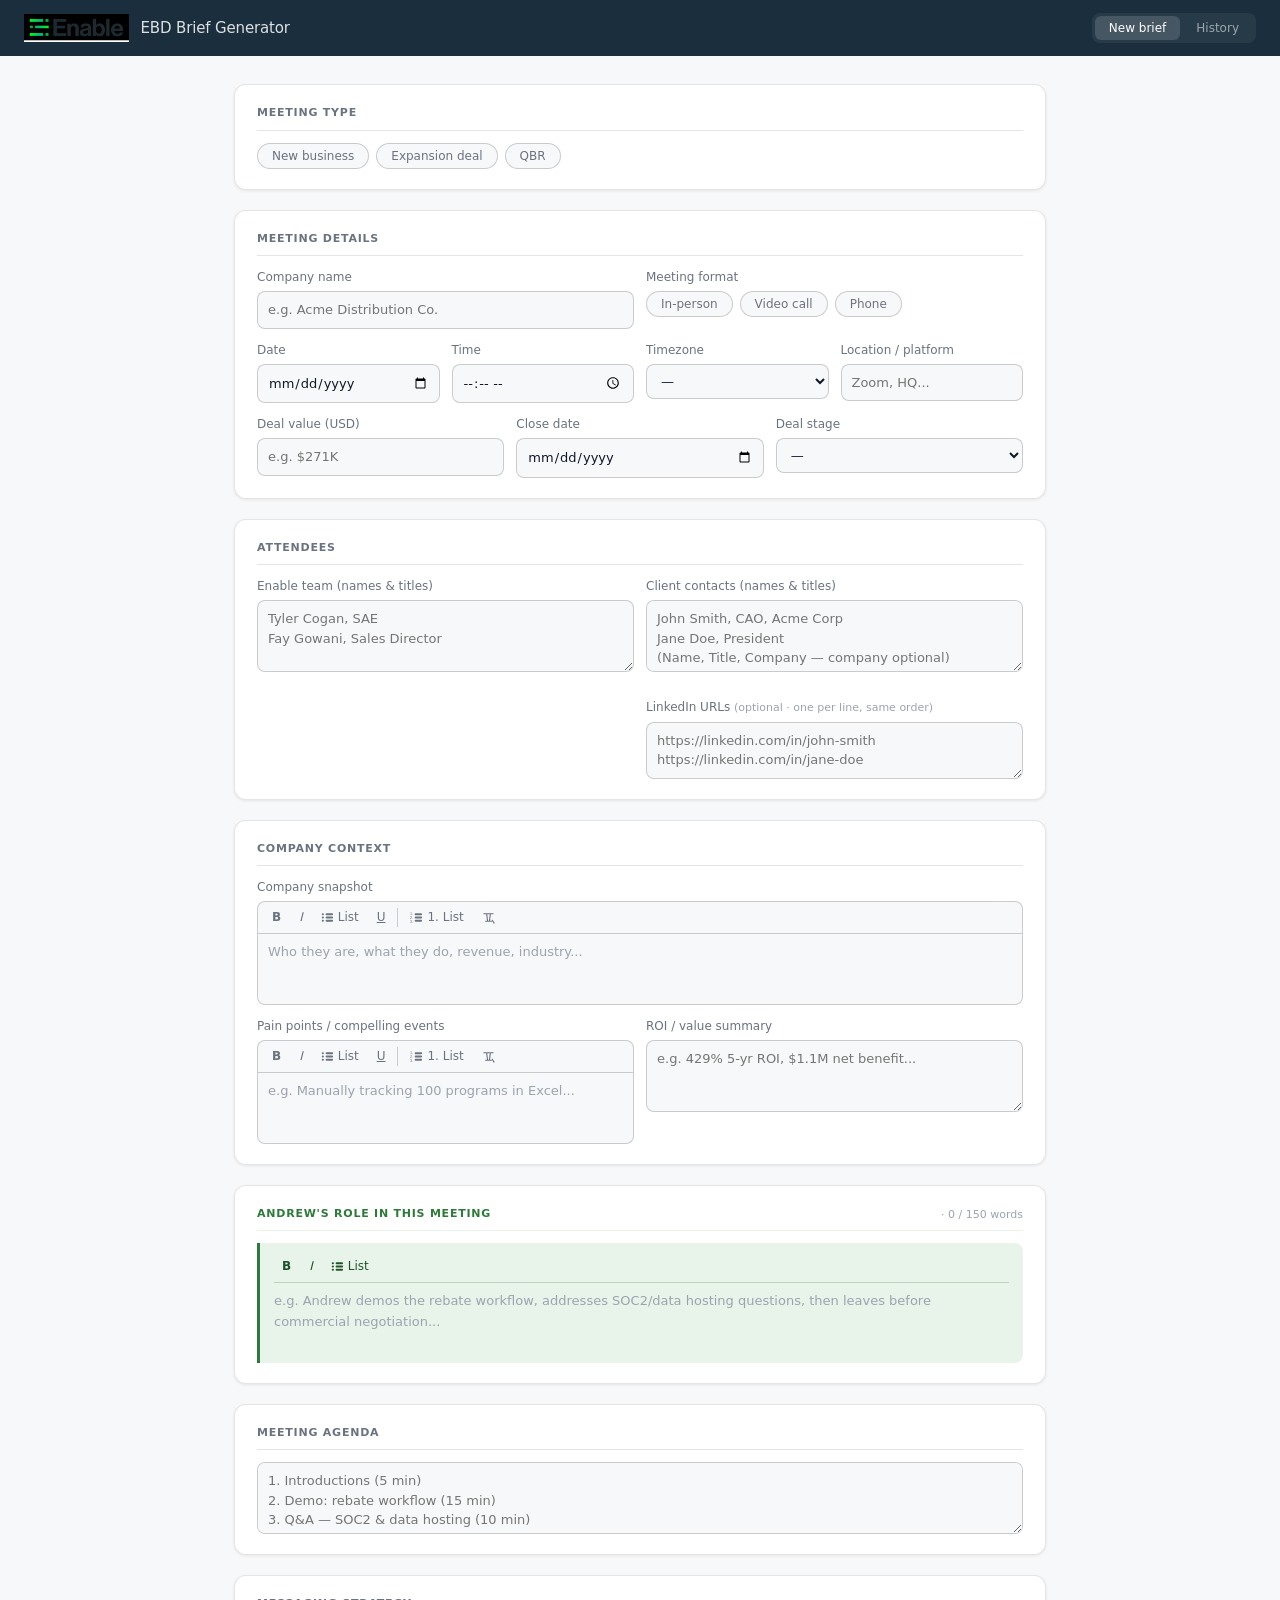
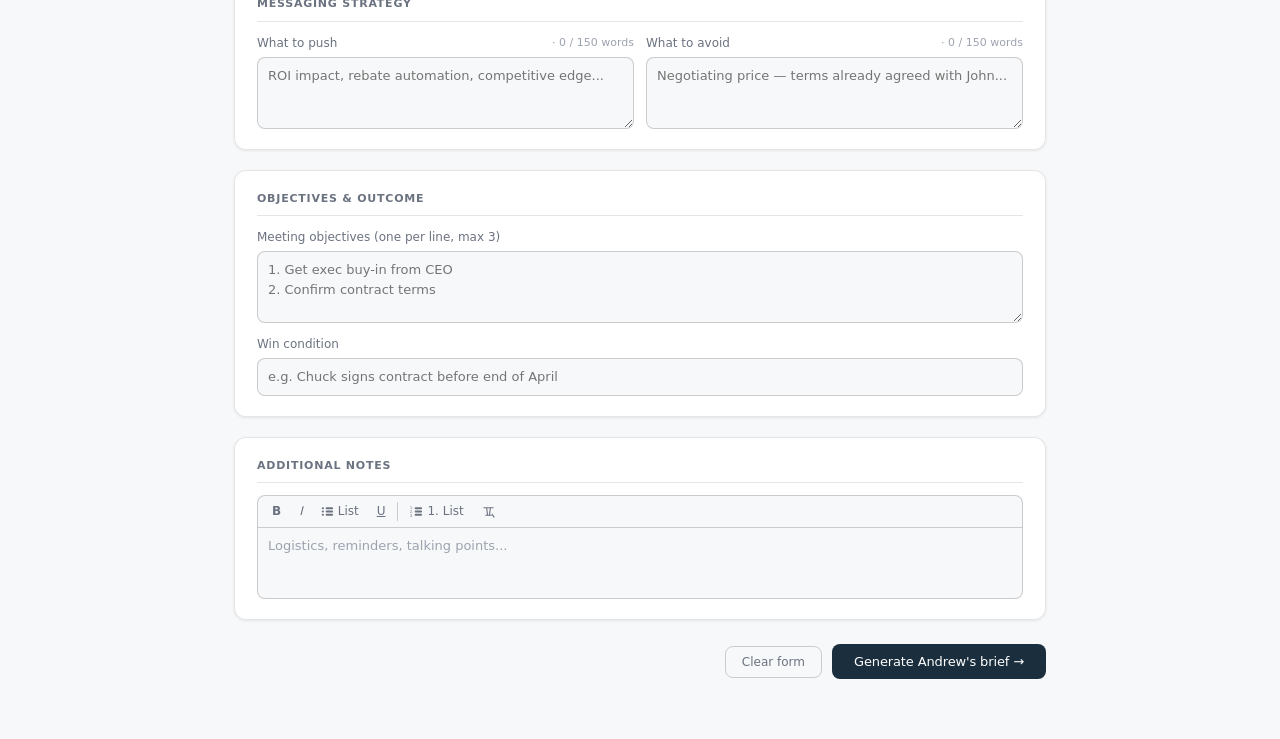
<file: index.html>
<!DOCTYPE html>
<html lang="en">
<head>
  <meta charset="UTF-8" />
  <meta name="viewport" content="width=device-width, initial-scale=1.0" />
  <title>EBD Brief Generator — Enable</title>
  <link rel="icon" type="image/png" href="assets/favicon.png" />
  <link rel="stylesheet" href="styles.css" />
</head>
<body>
  <div class="app" id="app">

    <header class="topbar">
      <div class="topbar-left">
        <img src="assets/logo.png" alt="Enable" class="logo" onerror="this.style.display='none'; document.getElementById('logo-fallback').style.display='flex'" />
        <div id="logo-fallback" class="logo-fallback" style="display:none">
          <svg width="26" height="26" viewBox="0 0 26 26" fill="none">
            <rect width="26" height="26" rx="5" fill="#1a2e3d"/>
            <rect x="4" y="6" width="12" height="3" rx="1.5" fill="#00d97e"/>
            <rect x="4" y="11.5" width="17" height="3" rx="1.5" fill="#00d97e"/>
            <rect x="4" y="17" width="12" height="3" rx="1.5" fill="#00d97e"/>
            <rect x="18" y="6" width="3" height="3" rx="1" fill="#1a6640"/>
            <rect x="18" y="17" width="3" height="3" rx="1" fill="#1a6640"/>
          </svg>
          <span class="logo-text">Enable</span>
        </div>
        <h1 class="app-title">EBD Brief Generator</h1>
        <span class="autosave-badge" id="save-badge"></span>
      </div>
      <nav class="tabs" role="tablist">
        <button class="tab active" data-tab="form" onclick="switchTab('form')" role="tab">New brief</button>
        <button class="tab" data-tab="history" onclick="switchTab('history')" role="tab">History <span id="hist-count"></span></button>
      </nav>
    </header>

    <!-- FORM TAB -->
    <div id="view-form" class="view active">
      <div class="form-grid">

        <section class="sec">
          <h2 class="sec-label">Meeting type</h2>
          <div class="tags" id="mt-tags">
            <button class="tag" data-g="mt" onclick="tog(this)">New business</button>
            <button class="tag" data-g="mt" onclick="tog(this)">Expansion deal</button>
            <button class="tag" data-g="mt" onclick="tog(this)">QBR</button>
          </div>
        </section>

        <section class="sec">
          <h2 class="sec-label">Meeting details</h2>
          <div class="g2 mb-10">
            <div class="f">
              <label for="f-company">Company name</label>
              <input id="f-company" type="text" placeholder="e.g. Acme Distribution Co." oninput="debounceSave()" />
            </div>
            <div class="f">
              <label>Meeting format</label>
              <div class="tags" id="fmt-tags">
                <button class="tag" data-g="fmt" onclick="tog(this)">In-person</button>
                <button class="tag" data-g="fmt" onclick="tog(this)">Video call</button>
                <button class="tag" data-g="fmt" onclick="tog(this)">Phone</button>
              </div>
            </div>
          </div>
          <div class="g4 mb-10">
            <div class="f"><label for="f-date">Date</label><input id="f-date" type="date" oninput="debounceSave()" /></div>
            <div class="f"><label for="f-time">Time</label><input id="f-time" type="time" oninput="debounceSave()" /></div>
            <div class="f">
              <label for="f-tz">Timezone</label>
              <select id="f-tz" onchange="debounceSave()">
                <option value="">—</option>
                <option>ET</option><option>CT</option><option>MT</option><option>PT</option>
                <option>GMT</option><option>CET</option><option>AEST</option><option>NZT</option>
              </select>
            </div>
            <div class="f"><label for="f-loc">Location / platform</label><input id="f-loc" type="text" placeholder="Zoom, HQ..." oninput="debounceSave()" /></div>
          </div>
          <div class="g3">
            <div class="f"><label for="f-value">Deal value (USD)</label><input id="f-value" type="text" placeholder="e.g. $271K" oninput="debounceSave()" /></div>
            <div class="f"><label for="f-close">Close date</label><input id="f-close" type="date" oninput="debounceSave()" /></div>
            <div class="f">
              <label for="f-stage">Deal stage</label>
              <select id="f-stage" onchange="debounceSave()">
                <option value="">—</option>
                <option>Stage 1 — Prospect</option>
                <option>Stage 2 — Discovery</option>
                <option>Stage 3 — Evaluation</option>
                <option>Stage 4 — Proposal</option>
                <option>Stage 5 — Close</option>
              </select>
            </div>
          </div>
        </section>

        <section class="sec">
          <h2 class="sec-label">Attendees</h2>
          <div class="g2">
            <div class="f"><label for="f-enable">Enable team (names &amp; titles)</label><textarea id="f-enable" placeholder="Tyler Cogan, SAE&#10;Fay Gowani, Sales Director" oninput="debounceSave()"></textarea></div>
            <div class="f">
              <label for="f-client">Client contacts (names &amp; titles)</label>
              <textarea id="f-client" placeholder="John Smith, CAO, Acme Corp&#10;Jane Doe, President&#10;(Name, Title, Company — company optional)" oninput="debounceSave(); debounceLinkedIn()"></textarea>
              <div id="client-linkedin-links" class="client-li-links"></div>
              <label for="f-client-li-urls" class="client-li-urls-label">LinkedIn URLs <span class="client-li-urls-hint">(optional · one per line, same order)</span></label>
              <textarea id="f-client-li-urls" placeholder="https://linkedin.com/in/john-smith&#10;https://linkedin.com/in/jane-doe" style="min-height:52px" oninput="debounceSave(); debounceLinkedIn()"></textarea>
            </div>
          </div>
        </section>

        <section class="sec">
          <h2 class="sec-label">Company context</h2>
          <div class="f mb-10"><label for="f-snapshot">Company snapshot</label><textarea id="f-snapshot" placeholder="Who they are, what they do, revenue, industry..." oninput="debounceSave()"></textarea></div>
          <div class="g2">
            <div class="f"><label for="f-pain">Pain points / compelling events</label><textarea id="f-pain" placeholder="e.g. Manually tracking 100 programs in Excel..." oninput="debounceSave()"></textarea></div>
            <div class="f"><label for="f-roi">ROI / value summary</label><textarea id="f-roi" placeholder="e.g. 429% 5-yr ROI, $1.1M net benefit..." oninput="debounceSave()"></textarea></div>
          </div>
        </section>

        <section class="sec">
          <h2 class="sec-label sec-label--green">Andrew's role in this meeting <span class="wc-label" id="f-andrew-wc"></span></h2>
          <div class="andrew-box">
            <textarea id="f-andrew" class="andrew-textarea" placeholder="e.g. Andrew demos the rebate workflow, addresses SOC2/data hosting questions, then leaves before commercial negotiation..." oninput="debounceSave()"></textarea>
          </div>
        </section>

        <section class="sec">
          <h2 class="sec-label">Meeting agenda</h2>
          <div class="f"><textarea id="f-agenda" placeholder="1. Introductions (5 min)&#10;2. Demo: rebate workflow (15 min)&#10;3. Q&amp;A — SOC2 &amp; data hosting (10 min)&#10;4. Next steps &amp; close (5 min)" oninput="debounceSave()"></textarea></div>
        </section>

        <section class="sec">
          <h2 class="sec-label">Messaging strategy</h2>
          <div class="g2">
            <div class="f"><label for="f-push">What to push <span class="wc-label" id="f-push-wc"></span></label><textarea id="f-push" placeholder="ROI impact, rebate automation, competitive edge..." oninput="debounceSave()"></textarea></div>
            <div class="f"><label for="f-avoid">What to avoid <span class="wc-label" id="f-avoid-wc"></span></label><textarea id="f-avoid" placeholder="Negotiating price — terms already agreed with John..." oninput="debounceSave()"></textarea></div>
          </div>
        </section>

        <section class="sec">
          <h2 class="sec-label">Objectives &amp; outcome</h2>
          <div class="f mb-10"><label for="f-obj">Meeting objectives (one per line, max 3)</label><textarea id="f-obj" placeholder="1. Get exec buy-in from CEO&#10;2. Confirm contract terms" oninput="debounceSave()"></textarea></div>
          <div class="f"><label for="f-win">Win condition</label><input id="f-win" type="text" placeholder="e.g. Chuck signs contract before end of April" oninput="debounceSave()" /></div>
        </section>

        <section class="sec">
          <h2 class="sec-label">Additional notes</h2>
          <div class="f"><textarea id="f-notes" placeholder="Logistics, reminders, talking points..." oninput="debounceSave()"></textarea></div>
        </section>

        <div class="actions-row">
          <button class="btn-secondary" onclick="clearForm()">Clear form</button>
          <button class="btn-primary" onclick="generateBrief()">Generate Andrew's brief →</button>
        </div>

      </div>
    </div>

    <!-- HISTORY TAB -->
    <div id="view-history" class="view">
      <div class="form-grid">
        <div class="history-header">
          <span class="helper-text" id="hist-label">Saved briefs</span>
          <button class="btn-secondary btn-sm" onclick="clearHistory()">Clear all</button>
        </div>
        <div id="hist-list"></div>
      </div>
    </div>

  </div>

  <!-- BRIEF MODAL -->
  <div id="brief-modal" class="modal-backdrop" style="display:none" onclick="closeBriefModal(event)">
    <div class="modal-box" id="brief-box">
      <div class="modal-header">
        <div class="modal-header-left">
          <svg width="22" height="22" viewBox="0 0 26 26" fill="none">
            <rect width="26" height="26" rx="5" fill="#1a2e3d"/>
            <rect x="4" y="6" width="12" height="3" rx="1.5" fill="#00d97e"/>
            <rect x="4" y="11.5" width="17" height="3" rx="1.5" fill="#00d97e"/>
            <rect x="4" y="17" width="12" height="3" rx="1.5" fill="#00d97e"/>
            <rect x="18" y="6" width="3" height="3" rx="1" fill="#1a6640"/>
            <rect x="18" y="17" width="3" height="3" rx="1" fill="#1a6640"/>
          </svg>
          <span>Meeting Brief</span>
        </div>
        <div class="modal-actions">
          <button class="btn-secondary btn-sm" onclick="printBrief()">Print / Save PDF</button>
          <button class="btn-secondary btn-sm" onclick="closeBriefModal()">✕ Close</button>
        </div>
      </div>
      <div class="modal-body" id="brief-content"></div>
    </div>
  </div>

  <script src="app.js?v=4"></script>
</body>
</html>
</file>
<file: styles.css>
/* ============================================================
   EBD Brief Generator — Enable
   styles.css
   ============================================================ */

:root {
  --navy: #1a2e3d;
  --navy-light: #243d51;
  --green: #2d7a3a;
  --green-light: #e8f4ea;
  --green-text: #1e5429;
  --border: rgba(0,0,0,0.1);
  --border-med: rgba(0,0,0,0.18);
  --surface: #ffffff;
  --surface-alt: #f7f8f9;
  --text: #111827;
  --text-muted: #6b7280;
  --text-hint: #9ca3af;
  --radius: 8px;
  --radius-lg: 12px;
  --shadow-sm: 0 1px 3px rgba(0,0,0,0.08);
  --shadow-md: 0 4px 16px rgba(0,0,0,0.12);
}

@media (prefers-color-scheme: dark) {
  :root {
    --border: rgba(255,255,255,0.1);
    --border-med: rgba(255,255,255,0.18);
    --surface: #1c1c1e;
    --surface-alt: #2c2c2e;
    --text: #f2f2f7;
    --text-muted: #aeaeb2;
    --text-hint: #636366;
    --green-light: #1a3d20;
    --green-text: #86efac;
  }
}

*, *::before, *::after { box-sizing: border-box; margin: 0; padding: 0; }

html { font-size: 16px; }

body {
  font-family: -apple-system, BlinkMacSystemFont, 'Segoe UI', system-ui, sans-serif;
  background: var(--surface-alt);
  color: var(--text);
  min-height: 100vh;
  line-height: 1.5;
}

/* ---- Topbar ---- */
.topbar {
  background: var(--navy);
  padding: 0 24px;
  height: 56px;
  display: flex;
  align-items: center;
  justify-content: space-between;
  position: sticky;
  top: 0;
  z-index: 100;
  box-shadow: 0 1px 0 rgba(255,255,255,0.06);
}

.topbar-left {
  display: flex;
  align-items: center;
  gap: 12px;
}

.logo { height: 28px; width: auto; }

.logo-fallback {
  display: flex;
  align-items: center;
  gap: 8px;
}

.logo-text {
  font-size: 16px;
  font-weight: 600;
  color: #ffffff;
  letter-spacing: -0.01em;
}

.app-title {
  font-size: 15px;
  font-weight: 500;
  color: rgba(255,255,255,0.85);
  letter-spacing: -0.01em;
}

.autosave-badge {
  font-size: 11px;
  color: #00d97e;
  opacity: 0;
  transition: opacity 0.3s;
  padding: 2px 8px;
  background: rgba(0,217,126,0.1);
  border-radius: 10px;
}

.autosave-badge.visible { opacity: 1; }

/* ---- Tabs ---- */
.tabs {
  display: flex;
  gap: 2px;
  background: rgba(255,255,255,0.06);
  border-radius: var(--radius);
  padding: 3px;
}

.tab {
  padding: 5px 14px;
  border-radius: 6px;
  font-size: 12px;
  font-weight: 500;
  cursor: pointer;
  border: none;
  background: transparent;
  color: rgba(255,255,255,0.55);
  transition: all 0.15s;
  font-family: inherit;
}

.tab:hover { color: rgba(255,255,255,0.85); background: rgba(255,255,255,0.08); }
.tab.active { background: rgba(255,255,255,0.14); color: #ffffff; }

/* ---- App body ---- */
.app { min-height: 100vh; }

.view { display: none; }
.view.active { display: block; }

.form-grid {
  max-width: 860px;
  margin: 0 auto;
  padding: 28px 24px 60px;
  display: flex;
  flex-direction: column;
  gap: 20px;
}

/* ---- Sections ---- */
.sec {
  background: var(--surface);
  border: 0.5px solid var(--border);
  border-radius: var(--radius-lg);
  padding: 20px 22px;
  box-shadow: var(--shadow-sm);
}

.sec-label {
  font-size: 11px;
  font-weight: 600;
  color: var(--text-muted);
  text-transform: uppercase;
  letter-spacing: 0.07em;
  margin-bottom: 12px;
  padding-bottom: 8px;
  border-bottom: 0.5px solid var(--border);
}

.sec-label--green { color: var(--green); border-bottom-color: var(--green-light); }

/* ---- Grid helpers ---- */
.g2 { display: grid; grid-template-columns: 1fr 1fr; gap: 12px; }
.g3 { display: grid; grid-template-columns: 1fr 1fr 1fr; gap: 12px; }
.g4 { display: grid; grid-template-columns: 1fr 1fr 1fr 1fr; gap: 12px; }
.mb-10 { margin-bottom: 12px; }
.mt-10 { margin-top: 12px; }

@media (max-width: 640px) {
  .g2, .g3, .g4 { grid-template-columns: 1fr; }
}

/* ---- Form elements ---- */
.f {
  display: flex;
  flex-direction: column;
  gap: 5px;
}

.f label {
  font-size: 12px;
  font-weight: 500;
  color: var(--text-muted);
}

.f input,
.f select,
.f textarea {
  font-family: inherit;
  font-size: 13px;
  color: var(--text);
  background: var(--surface-alt);
  border: 0.5px solid var(--border-med);
  border-radius: var(--radius);
  padding: 8px 10px;
  width: 100%;
  outline: none;
  transition: border-color 0.15s, box-shadow 0.15s;
  line-height: 1.5;
}

.f input:focus,
.f select:focus,
.f textarea:focus {
  border-color: var(--green);
  box-shadow: 0 0 0 3px rgba(45,122,58,0.1);
}

.f textarea {
  resize: vertical;
  min-height: 72px;
}

/* ---- Tags ---- */
.tags { display: flex; gap: 7px; flex-wrap: wrap; }

.tag {
  padding: 5px 14px;
  border-radius: 20px;
  font-size: 12px;
  font-weight: 500;
  cursor: pointer;
  border: 0.5px solid var(--border-med);
  background: var(--surface-alt);
  color: var(--text-muted);
  transition: all 0.12s;
  font-family: inherit;
}

.tag:hover { border-color: var(--green); color: var(--green); }
.tag.on { background: var(--navy); color: #fff; border-color: var(--navy); }

/* ---- Andrew's box ---- */
.andrew-box {
  background: var(--green-light);
  border-radius: 0 var(--radius) var(--radius) 0;
  padding: 12px 14px;
  border-left: 3px solid var(--green);
}

.andrew-textarea {
  border: none !important;
  background: transparent !important;
  padding: 0 !important;
  box-shadow: none !important;
  font-size: 13px;
  color: var(--text);
  width: 100%;
  resize: vertical;
  min-height: 60px;
  outline: none;
  font-family: inherit;
  line-height: 1.6;
}

/* ---- Buttons ---- */
.btn-primary {
  padding: 10px 22px;
  background: var(--navy);
  color: #fff;
  border: none;
  border-radius: var(--radius);
  font-size: 13px;
  font-weight: 500;
  cursor: pointer;
  font-family: inherit;
  transition: background 0.15s, transform 0.1s;
  letter-spacing: -0.01em;
}

.btn-primary:hover { background: var(--navy-light); }
.btn-primary:active { transform: scale(0.98); }

.btn-secondary {
  padding: 8px 16px;
  background: transparent;
  color: var(--text-muted);
  border: 0.5px solid var(--border-med);
  border-radius: var(--radius);
  font-size: 12px;
  font-weight: 500;
  cursor: pointer;
  font-family: inherit;
  transition: all 0.12s;
}

.btn-secondary:hover { background: var(--surface-alt); color: var(--text); }
.btn-sm { padding: 5px 12px; font-size: 11px; }

.actions-row {
  display: flex;
  justify-content: flex-end;
  gap: 10px;
  align-items: center;
  padding-top: 4px;
}

/* ---- Helper text ---- */
.helper-text {
  font-size: 13px;
  color: var(--text-muted);
  line-height: 1.6;
}

/* ---- History ---- */
.history-header {
  display: flex;
  align-items: center;
  justify-content: space-between;
}

.hist-item {
  background: var(--surface);
  border: 0.5px solid var(--border);
  border-radius: var(--radius-lg);
  padding: 16px 18px;
  transition: border-color 0.12s, box-shadow 0.12s;
}

.hist-item:hover {
  border-color: var(--border-med);
  box-shadow: var(--shadow-sm);
}

.hist-top {
  display: flex;
  align-items: center;
  gap: 8px;
  margin-bottom: 5px;
}

.hist-badge {
  padding: 2px 9px;
  border-radius: 10px;
  font-size: 11px;
  font-weight: 500;
  background: var(--green-light);
  color: var(--green-text);
}

.hist-company {
  font-size: 14px;
  font-weight: 500;
  color: var(--text);
}

.hist-meta {
  font-size: 12px;
  color: var(--text-muted);
  margin-bottom: 2px;
}

.hist-actions {
  display: flex;
  gap: 7px;
  margin-top: 12px;
  flex-wrap: wrap;
}

.history-empty {
  text-align: center;
  padding: 3rem 1rem;
  color: var(--text-muted);
  font-size: 13px;
  line-height: 1.8;
}

/* ---- Word count ---- */
.wc-label {
  font-size: 11px;
  font-weight: 400;
  color: var(--text-hint);
  letter-spacing: 0;
  text-transform: none;
  float: right;
  margin-top: 1px;
  user-select: none;
  transition: color 0.15s;
}
.wc-label.wc-warn { color: #b45309; }
.wc-label.wc-over { color: #dc2626; font-weight: 600; }

/* ---- Rich text editor ---- */
.rich-editor-wrap { display: flex; flex-direction: column; gap: 0; }

.rich-toolbar {
  display: flex;
  gap: 2px;
  padding: 4px 6px;
  background: var(--surface-alt);
  border: 0.5px solid var(--border-med);
  border-bottom: none;
  border-radius: var(--radius) var(--radius) 0 0;
}

.rich-btn {
  padding: 3px 8px;
  border: none;
  background: transparent;
  color: var(--text-muted);
  font-size: 12px;
  font-family: inherit;
  border-radius: 4px;
  cursor: pointer;
  line-height: 1.4;
  transition: background 0.1s, color 0.1s;
  display: flex;
  align-items: center;
  gap: 4px;
}

.rich-btn:hover { background: var(--border); color: var(--text); }
.rich-btn b { font-weight: 700; }
.rich-btn i { font-style: italic; }
.rich-btn u { text-decoration: underline; }
.rich-sep { width: 1px; background: var(--border-med); margin: 2px 2px; align-self: stretch; }

.rich-editor {
  font-family: inherit;
  font-size: 13px;
  color: var(--text);
  background: var(--surface-alt);
  border: 0.5px solid var(--border-med);
  border-radius: 0 0 var(--radius) var(--radius);
  padding: 8px 10px;
  width: 100%;
  outline: none;
  min-height: 72px;
  line-height: 1.6;
  transition: border-color 0.15s, box-shadow 0.15s;
}

.rich-editor:focus {
  border-color: var(--green);
  box-shadow: 0 0 0 3px rgba(45,122,58,0.1);
}

.rich-editor:empty::before {
  content: attr(data-placeholder);
  color: var(--text-hint);
  pointer-events: none;
}

.rich-editor ul { padding-left: 18px; margin: 4px 0; }
.rich-editor ol { padding-left: 18px; margin: 4px 0; }
.rich-editor li { margin-bottom: 2px; }
.rich-editor p { margin: 0 0 4px; }
.rich-editor br:only-child { display: none; }

/* Andrew rich editor — transparent background to sit on green box */
.andrew-rich-editor {
  background: transparent !important;
  border: none !important;
  border-radius: 0 !important;
  box-shadow: none !important;
  padding: 0 !important;
  min-height: 60px;
}
.andrew-rich-editor:focus { box-shadow: none !important; }

.andrew-toolbar {
  background: transparent !important;
  border: none !important;
  border-bottom: 0.5px solid rgba(45,122,58,0.25) !important;
  border-radius: 0 !important;
  margin-bottom: 8px;
  padding: 0 0 4px;
}
.andrew-toolbar .rich-btn { color: var(--green-text); }
.andrew-toolbar .rich-btn:hover { background: rgba(45,122,58,0.12); }

/* ---- Client LinkedIn links (form) ---- */
.client-li-links {
  display: flex;
  flex-direction: column;
  gap: 4px;
  margin-top: 6px;
}

.client-li-link {
  display: inline-flex;
  align-items: center;
  gap: 6px;
  font-size: 12px;
  font-weight: 500;
  color: #0a66c2;
  text-decoration: none;
  padding: 4px 10px;
  border-radius: 6px;
  background: rgba(10, 102, 194, 0.08);
  transition: background 0.15s;
  width: fit-content;
}

.client-li-link:hover {
  background: rgba(10, 102, 194, 0.15);
  text-decoration: none;
}

.client-li-link svg {
  flex-shrink: 0;
}

.li-tag {
  font-size: 9px;
  font-weight: 600;
  padding: 1px 5px;
  border-radius: 4px;
  background: rgba(10, 102, 194, 0.15);
  color: #0a66c2;
  text-transform: uppercase;
  letter-spacing: 0.04em;
  margin-left: 2px;
}

.li-tag-direct {
  background: rgba(45, 122, 58, 0.15);
  color: var(--green);
}

.client-li-urls-label {
  font-size: 11px;
  font-weight: 500;
  color: var(--text-muted);
  margin-top: 10px;
  display: block;
}

.client-li-urls-hint {
  font-size: 11px;
  font-weight: 400;
  color: var(--text-hint);
}

/* ---- LinkedIn cards ---- */
.li-card {
  background: var(--surface);
  border: 0.5px solid var(--border);
  border-radius: var(--radius-lg);
  overflow: hidden;
  margin-bottom: 14px;
  box-shadow: var(--shadow-sm);
}

.li-card-header {
  background: var(--navy);
  padding: 16px 18px;
  display: flex;
  align-items: center;
  gap: 12px;
}

.li-avatar {
  width: 44px;
  height: 44px;
  border-radius: 50%;
  background: var(--green);
  display: flex;
  align-items: center;
  justify-content: center;
  font-size: 16px;
  font-weight: 600;
  color: #fff;
  flex-shrink: 0;
}

.li-name { font-size: 15px; font-weight: 500; color: #fff; margin-bottom: 2px; }
.li-title { font-size: 12px; color: rgba(255,255,255,0.6); }

.li-card-body { padding: 16px 18px; }
.li-loading { font-size: 13px; color: var(--text-muted); padding: 8px 0; }

/* ---- Brief Modal ---- */
.modal-backdrop {
  position: fixed;
  inset: 0;
  background: rgba(0,0,0,0.5);
  z-index: 1000;
  display: flex;
  align-items: flex-start;
  justify-content: center;
  padding: 24px;
  overflow-y: auto;
}

.modal-box {
  background: var(--surface);
  border-radius: var(--radius-lg);
  width: 100%;
  max-width: 760px;
  box-shadow: var(--shadow-md);
  overflow: hidden;
}

.modal-header {
  background: var(--navy);
  padding: 14px 20px;
  display: flex;
  align-items: center;
  justify-content: space-between;
  gap: 12px;
}

.modal-header-left {
  display: flex;
  align-items: center;
  gap: 10px;
  font-size: 14px;
  font-weight: 500;
  color: #fff;
}

.modal-actions { display: flex; gap: 8px; }

.modal-body { padding: 28px 28px 36px; }

/* ---- Brief content styles ---- */
.brief-header-block {
  background: var(--navy);
  color: #fff;
  border-radius: var(--radius-lg);
  padding: 20px 22px;
  margin-bottom: 20px;
}

.brief-company {
  font-size: 22px;
  font-weight: 600;
  margin-bottom: 4px;
  letter-spacing: -0.02em;
}

.brief-meeting-type {
  display: inline-block;
  padding: 3px 10px;
  border-radius: 10px;
  font-size: 11px;
  font-weight: 500;
  background: var(--green);
  color: #fff;
  margin-bottom: 14px;
}

.brief-meta-grid {
  display: grid;
  grid-template-columns: repeat(auto-fit, minmax(140px, 1fr));
  gap: 10px;
  margin-top: 14px;
}

.brief-meta-item { }
.brief-meta-label { font-size: 10px; color: rgba(255,255,255,0.5); text-transform: uppercase; letter-spacing: 0.06em; margin-bottom: 2px; }
.brief-meta-value { font-size: 13px; color: rgba(255,255,255,0.9); font-weight: 500; }

.brief-section { margin-bottom: 22px; }

.brief-section-title {
  font-size: 11px;
  font-weight: 600;
  text-transform: uppercase;
  letter-spacing: 0.07em;
  color: var(--text-muted);
  margin-bottom: 10px;
  padding-bottom: 6px;
  border-bottom: 0.5px solid var(--border);
}

.brief-section-title.green { color: var(--green); border-color: var(--green-light); }

.brief-two-col { display: grid; grid-template-columns: 1fr 1fr; gap: 14px; }

.brief-col-card {
  background: var(--surface-alt);
  border-radius: var(--radius);
  padding: 12px 14px;
}

.brief-col-card-title { font-size: 11px; font-weight: 600; color: var(--text-muted); margin-bottom: 8px; }
.brief-col-card-title.push { color: #166534; }
.brief-col-card-title.avoid { color: #9a3412; }

.brief-col-card ul { padding-left: 16px; }
.brief-col-card li { font-size: 13px; color: var(--text); line-height: 1.6; margin-bottom: 4px; }

.brief-attendees { display: grid; grid-template-columns: 1fr 1fr; gap: 14px; }
.brief-attendee-group { }
.brief-attendee-label { font-size: 11px; font-weight: 600; color: var(--text-muted); margin-bottom: 6px; }
.brief-attendee-item { font-size: 13px; color: var(--text); line-height: 1.6; }
.brief-attendee-title { color: var(--text-muted); }
.brief-linkedin-link {
  display: inline-block;
  background: #0a66c2;
  color: #fff;
  font-size: 9px;
  font-weight: 700;
  font-family: inherit;
  text-decoration: none;
  padding: 1px 4px;
  border-radius: 3px;
  margin-left: 4px;
  vertical-align: middle;
  letter-spacing: 0.02em;
  line-height: 1.3;
}
.brief-linkedin-link:hover { background: #004182; }
.brief-linkedin-link:hover { opacity: 1; }

.brief-andrew-box {
  background: var(--green-light);
  border-left: 3px solid var(--green);
  border-radius: 0 var(--radius) var(--radius) 0;
  padding: 14px 16px;
}

.brief-andrew-box p { font-size: 13px; color: var(--text); line-height: 1.7; }
.brief-andrew-content { font-size: 13px; color: var(--text); line-height: 1.7; }
.brief-andrew-content ul { padding-left: 18px; margin: 4px 0; }
.brief-andrew-content li { margin-bottom: 3px; }
.brief-andrew-content p { margin: 0 0 4px; }

.brief-objectives { padding-left: 0; list-style: none; }
.brief-objectives li {
  display: flex;
  gap: 12px;
  align-items: flex-start;
  font-size: 13px;
  color: var(--text);
  line-height: 1.6;
  margin-bottom: 8px;
}

.brief-obj-num {
  width: 22px;
  height: 22px;
  border-radius: 50%;
  background: var(--navy);
  color: #fff;
  font-size: 11px;
  font-weight: 600;
  display: flex;
  align-items: center;
  justify-content: center;
  flex-shrink: 0;
  margin-top: 1px;
}

.brief-agenda { padding-left: 0; list-style: none; }
.brief-agenda li {
  display: flex;
  gap: 10px;
  align-items: flex-start;
  font-size: 12px;
  color: var(--text);
  line-height: 1.5;
  margin-bottom: 4px;
}

.brief-agenda-num {
  width: 20px;
  height: 20px;
  border-radius: 50%;
  background: var(--navy-light);
  color: #fff;
  font-size: 10px;
  font-weight: 600;
  display: flex;
  align-items: center;
  justify-content: center;
  flex-shrink: 0;
  margin-top: 1px;
}

.brief-win-box {
  background: var(--green-light);
  border: 1.5px solid var(--green);
  border-radius: var(--radius-lg);
  padding: 16px 20px;
  display: flex;
  align-items: flex-start;
  gap: 12px;
}

.brief-win-icon {
  width: 28px;
  height: 28px;
  border-radius: 50%;
  background: var(--green);
  display: flex;
  align-items: center;
  justify-content: center;
  flex-shrink: 0;
}

.brief-win-icon svg { width: 14px; height: 14px; }
.brief-win-label { font-size: 11px; font-weight: 600; color: var(--green-text); text-transform: uppercase; letter-spacing: 0.06em; margin-bottom: 4px; }
.brief-win-text { font-size: 14px; font-weight: 500; color: var(--green-text); line-height: 1.5; }

.brief-body-text { font-size: 13px; color: var(--text); line-height: 1.7; }

.brief-footer {
  margin-top: 28px;
  padding-top: 16px;
  border-top: 0.5px solid var(--border);
  text-align: center;
  font-size: 11px;
  color: var(--text-hint);
}

@media print {
  @page { size: A4; margin: 8mm 10mm; }

  /* Force colour rendering */
  * {
    -webkit-print-color-adjust: exact !important;
    print-color-adjust: exact !important;
  }

  /* Hide everything except the brief modal */
  body > * { display: none !important; }
  #brief-modal { display: block !important; }
  .topbar, .modal-header, .modal-actions, .actions-row { display: none !important; }
  #view-form, #view-history { display: none !important; }
  .rich-toolbar { display: none !important; }

  /* Modal layout for print */
  .modal-backdrop { position: static; padding: 0; background: none; display: block !important; }
  .modal-box { box-shadow: none; max-width: none; border-radius: 0; }
  .modal-body { padding: 0; }

  /* Header block — compact single strip */
  .brief-header-block {
    background: #1a2e3d !important;
    color: #fff !important;
    border-radius: 5px !important;
    padding: 8px 12px;
    margin-bottom: 8px;
    page-break-inside: avoid;
    display: flex;
    flex-wrap: wrap;
    align-items: center;
    gap: 6px 16px;
  }
  .brief-company { font-size: 15px; font-weight: 700; color: #fff !important; margin-bottom: 0; flex-shrink: 0; }
  .brief-meeting-type {
    background: #2d7a3a !important;
    color: #fff !important;
    font-size: 8px; padding: 2px 7px;
    border-radius: 8px;
    display: inline-block;
    flex-shrink: 0;
    margin-bottom: 0;
  }
  /* All 6 meta items in one row */
  .brief-meta-grid {
    display: grid;
    grid-template-columns: repeat(6, 1fr);
    gap: 4px 12px;
    margin-top: 6px;
    width: 100%;
  }
  .brief-meta-label { font-size: 7px; color: rgba(255,255,255,0.55) !important; text-transform: uppercase; letter-spacing: 0.05em; margin-bottom: 1px; }
  .brief-meta-value { font-size: 9px; color: rgba(255,255,255,0.95) !important; font-weight: 600; }

  /* Sections */
  .brief-section { margin-bottom: 6px; page-break-inside: avoid; }
  .brief-section-title { margin-bottom: 4px; padding-bottom: 3px; font-size: 8px; letter-spacing: 0.06em; color: #6b7280 !important; border-bottom: 0.5px solid #e5e7eb !important; }
  .brief-section-title.green { color: #2d7a3a !important; border-color: #e8f4ea !important; }

  /* Attendees */
  .brief-attendees { gap: 8px; }
  .brief-attendee-label { font-size: 8px; font-weight: 600; color: #6b7280 !important; margin-bottom: 2px; }
  .brief-attendee-item { font-size: 9px; line-height: 1.35; color: #111827 !important; }
  .brief-attendee-title { color: #6b7280 !important; }

  /* Body text */
  .brief-body-text { font-size: 9px; line-height: 1.45; color: #111827 !important; }
  .brief-body-text p, .brief-body-text ul, .brief-body-text ol { margin: 0 0 3px; }
  .brief-body-text li { font-size: 9px; line-height: 1.35; }

  /* Two-col cards */
  .brief-two-col { gap: 6px; }
  .brief-col-card { background: #f7f8f9 !important; border-radius: 4px; padding: 6px 8px; }
  .brief-col-card-title { font-size: 8px; margin-bottom: 4px; color: #6b7280 !important; }
  .brief-col-card-title.push { color: #166534 !important; }
  .brief-col-card-title.avoid { color: #9a3412 !important; }
  .brief-col-card li { font-size: 9px; line-height: 1.35; margin-bottom: 2px; color: #111827 !important; }
  .brief-col-card ul { padding-left: 12px; }
  .brief-col-card p { font-size: 9px; line-height: 1.35; color: #111827 !important; }

  /* Andrew box */
  .brief-andrew-box {
    background: #e8f4ea !important;
    border-left: 3px solid #2d7a3a !important;
    border-radius: 0 4px 4px 0;
    padding: 6px 10px;
  }
  .brief-andrew-box p,
  .brief-andrew-box div,
  .brief-andrew-content { font-size: 9px; line-height: 1.45; color: #111827 !important; }
  .brief-andrew-content ul { padding-left: 14px; margin: 2px 0; }
  .brief-andrew-content li { margin-bottom: 2px; }

  /* Agenda */
  .brief-agenda li { font-size: 9px; line-height: 1.35; margin-bottom: 2px; color: #111827 !important; }
  .brief-agenda-num {
    width: 14px; height: 14px; font-size: 7px;
    background: #243d51 !important; color: #fff !important;
    border-radius: 50%;
    display: flex; align-items: center; justify-content: center;
    flex-shrink: 0;
  }

  /* Objectives */
  .brief-objectives li { font-size: 9px; line-height: 1.35; margin-bottom: 2px; color: #111827 !important; }
  .brief-obj-num {
    width: 14px; height: 14px; font-size: 7px;
    background: #1a2e3d !important; color: #fff !important;
    border-radius: 50%;
    display: flex; align-items: center; justify-content: center;
    flex-shrink: 0;
  }

  /* Win box */
  .brief-win-box {
    background: #e8f4ea !important;
    border: 1px solid #2d7a3a !important;
    border-radius: 5px;
    padding: 7px 12px;
  }
  .brief-win-icon { width: 18px; height: 18px; background: #2d7a3a !important; border-radius: 50%; display: flex; align-items: center; justify-content: center; flex-shrink: 0; }
  .brief-win-icon svg { width: 9px; height: 9px; }
  .brief-win-label { font-size: 8px; color: #1e5429 !important; margin-bottom: 1px; }
  .brief-win-text { font-size: 11px; font-weight: 600; color: #1e5429 !important; }

  /* Footer */
  .brief-footer { margin-top: 6px; padding-top: 5px; font-size: 8px; color: #9ca3af !important; border-top: 0.5px solid #e5e7eb !important; }

  /* Hide form LinkedIn links in print, keep brief ones */
  .client-li-links { display: none !important; }
  .brief-linkedin-link { color: #0a66c2 !important; }
}
</file>
